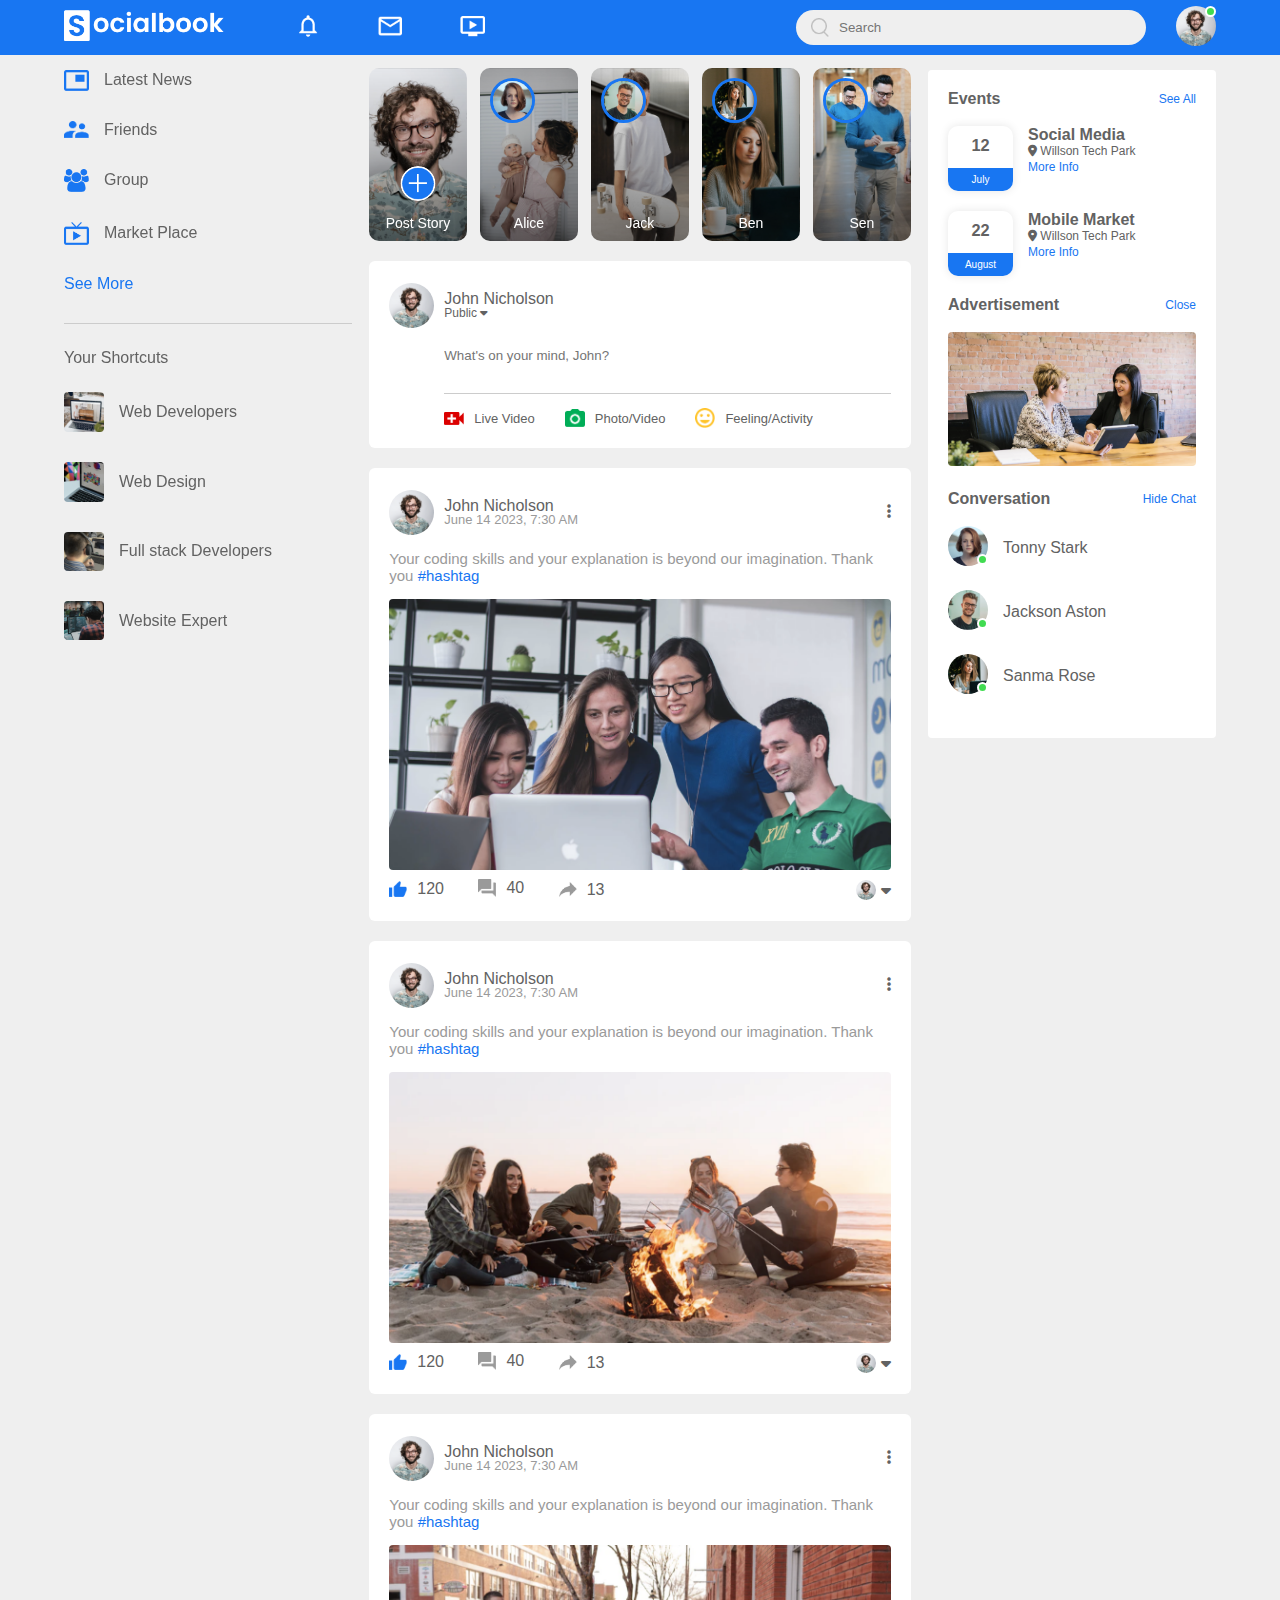
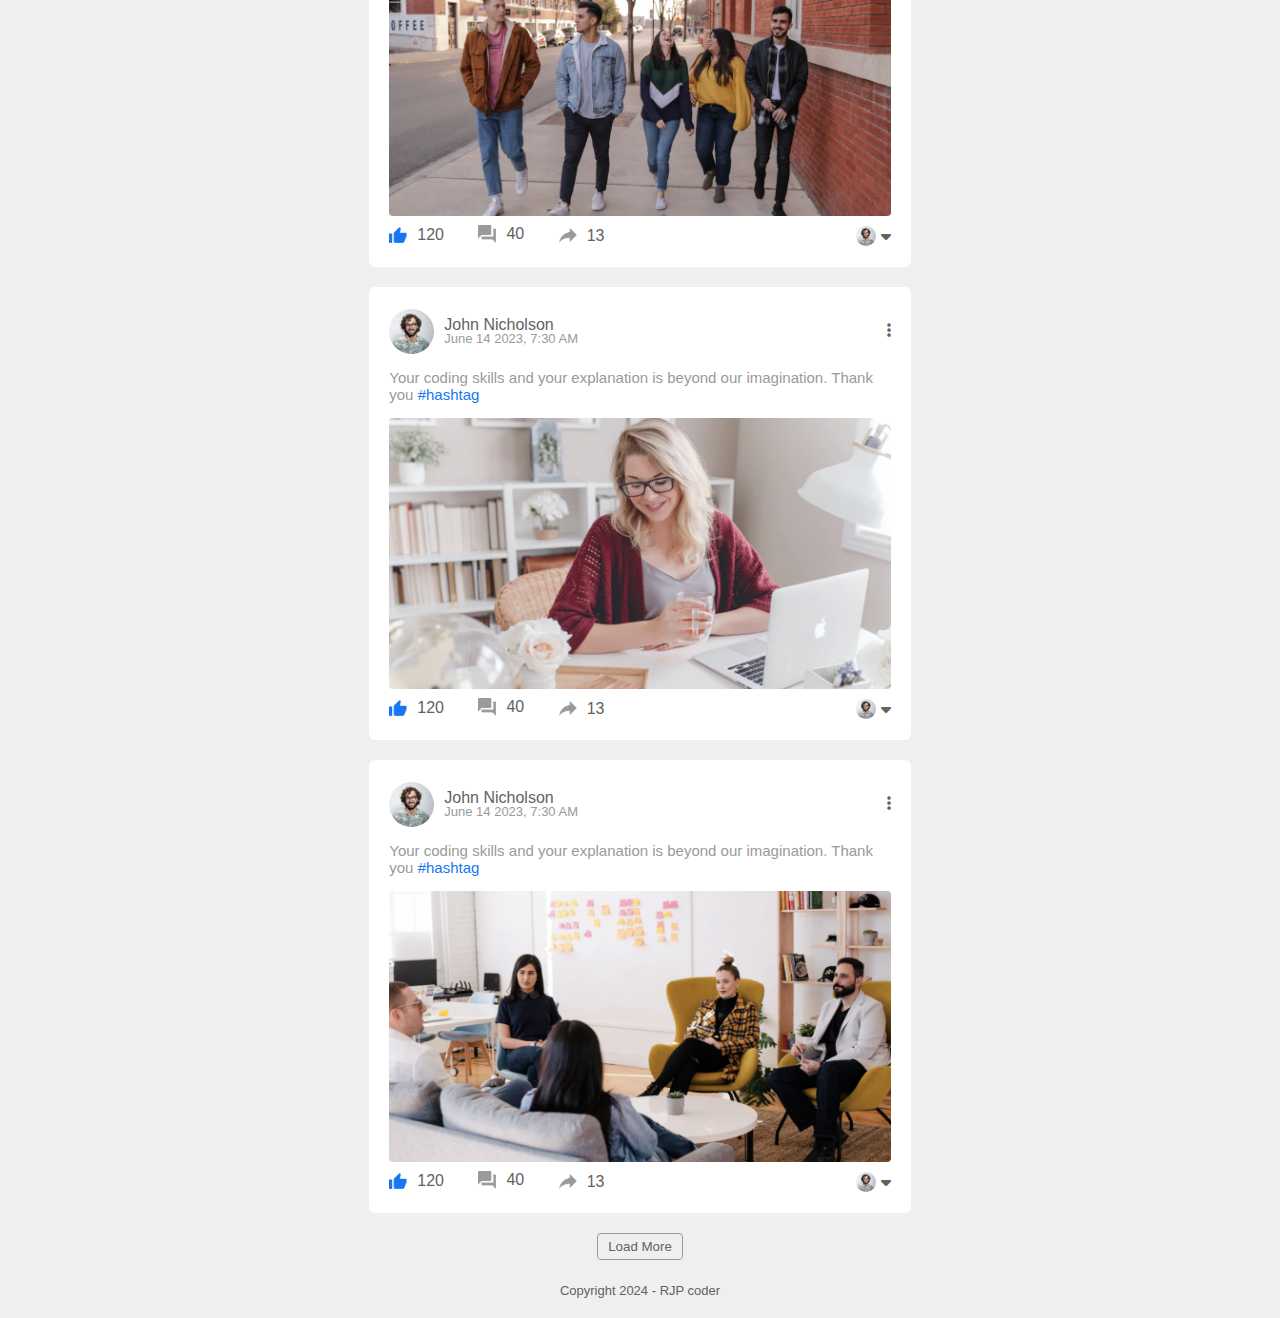
<file: index.html>
<!DOCTYPE html>
<html lang="en">
  <head>
    <meta charset="UTF-8" />
    <meta name="viewport" content="width=device-width, initial-scale=1.0" />
    <title>Social Book</title>
    <link rel="stylesheet" href="css/style.css" />
    <link
      rel="stylesheet"
      href="https://cdnjs.cloudflare.com/ajax/libs/font-awesome/6.5.1/css/all.min.css"
    />
  </head>
  <body>
    <nav>
      <div class="nav-left">
        <a href="index.html">
        <img src="images/logo.png" class="logo" />
      </a>
        <ul>
          <li><img src="images/notification.png" /></li>
          <li><img src="images/inbox.png" /></li>
          <li><img src="images/video.png" /></li>
        </ul>
      </div>

      <div class="nav-right">
        <div class="search-box">
          <img src="images/search.png" />
          <input type="text" placeholder="Search" />
        </div>
        <div class="nav-user-icon online" onclick="settingsMenuToggle()">
          <img src="images/profile-pic.png" alt="" />
        </div>
      </div>
      <!----------------------       side menu       --------------- -->
      <div class="settings-menu">
        <div id="dark-btn">
            <span></span>
        </div>



        <div class="setting-menu-inner">
          <div class="user-profile">
            <img src="images/profile-pic.png" />
            <div>
              <p>John Nicholson</p>
              <a href="profile.html">See your profile</a>
            </div>
          </div>
          <hr>
          <div class="user-profile">
            <img src="images/feedback.png" />
            <div>
              <p>Give Feedback</p>
              <a href="#">Help us to improve it</a>
            </div>
          </div>
          <hr>
          <div class="setting-links">
            <img src="images/setting.png" class="settings-icon">
            <a href="#">Setting & Peivacy <img src="images/arrow.png" width="10px"></a>
          </div>
          <div class="setting-links">
            <img src="images/help.png" class="settings-icon">
            <a href="#">Help & Support <img src="images/arrow.png" width="10px"></a>
          </div>
          <div class="setting-links">
            <img src="images/display.png" class="settings-icon">
            <a href="#">Display & Accesibility <img src="images/arrow.png" width="10px"></a>
          </div>
          <div class="setting-links">
            <img src="images/logout.png" class="settings-icon">
            <a href="#">Logout <img src="images/arrow.png" width="10px"></a>
          </div>
        </div>
      </div>
    </nav>

    <div class="container">
      <!-------------------- left-slidebar --------------->
      <div class="left-slidebar">
        <div class="imp-links">
          <a href="#"><img src="images/news.png" /> Latest News</a>
          <a href="#"><img src="images/friends.png" />Friends</a>
          <a href="#"><img src="images/group.png" />Group</a>
          <a href="#"><img src="images/watch.png" /> Market Place</a>
          <a href="#">See More</a>
        </div>
        <div class="shortcut-link">
          <p>Your Shortcuts</p>
          <a href="#"><img src="images/shortcut-1.png" />Web Developers </a>
          <a href="#"><img src="images/shortcut-2.png" />Web Design </a>
          <a href="#"
            ><img src="images/shortcut-3.png" />Full stack Developers</a
          >
          <a href="#"><img src="images/shortcut-4.png" />Website Expert </a>
        </div>
      </div>

      <!-------------------- main-content --------------->
      <div class="main-content">
        <div class="story-gallery">
          <div class="story story1">
            <img src="images/upload.png" />
            <p>Post Story</p>
          </div>

          <div class="story story2">
            <img src="images/member-1.png" />
            <p>Alice</p>
          </div>

          <div class="story story3">
            <img src="images/member-2.png" />
            <p>Jack</p>
          </div>

          <div class="story story4">
            <img src="images/member-3.png" />
            <p>Ben</p>
          </div>

          <div class="story story5">
            <img src="images/member-4.png" />
            <p>Sen</p>
          </div>
        </div>

        <div class="write-post-container">
          <div class="user-profile">
            <img src="images/profile-pic.png" />
            <div>
              <p>John Nicholson</p>
              <small>Public <i class="fa fa-caret-down"></i></small>
            </div>
          </div>

          <div class="post-input-container">
            <textarea
              rows="3"
              placeholder="What's on your mind, John?"
            ></textarea>

            <div class="add-post-links">
              <a href="#"><img src="images/live-video.png" />Live Video</a>
              <a href="#"><img src="images/photo.png" />Photo/Video</a>
              <a href="#"><img src="images/feeling.png" />Feeling/Activity</a>
            </div>
          </div>
        </div>

        <div class="post-container">
          <div class="post-row">
            <div class="user-profile">
              <img src="images/profile-pic.png" />
              <div>
                <p>John Nicholson</p>
                <span>June 14 2023, 7:30 AM</span>
              </div>
            </div>
            <a href="#"><i class="fa fa-ellipsis-v"></i></a>
          </div>
          <p class="post-text">
            Your coding skills and your explanation is beyond our imagination.
            Thank you <a href="#">#hashtag</a>
          </p>
          <img src="images/feed-image-1.png" class="post-img" />

          <div class="post-row">
            <div class="activity-icons">
              <div><img src="images/like-blue.png" />120</div>
              <div><img src="images/comments.png" />40</div>
              <div><img src="images/share.png" />13</div>
            </div>
            <div class="post-profile-icon">
              <img src="images/profile-pic.png" alt="" />
              <i class="fa fa-caret-down"></i>
            </div>
          </div>
        </div>

        <div class="post-container">
          <div class="post-row">
            <div class="user-profile">
              <img src="images/profile-pic.png" />
              <div>
                <p>John Nicholson</p>
                <span>June 14 2023, 7:30 AM</span>
              </div>
            </div>
            <a href="#"><i class="fa fa-ellipsis-v"></i></a>
          </div>
          <p class="post-text">
            Your coding skills and your explanation is beyond our imagination.
            Thank you <a href="#">#hashtag</a>
          </p>
          <img src="images/feed-image-2.png" class="post-img" />

          <div class="post-row">
            <div class="activity-icons">
              <div><img src="images/like-blue.png" />120</div>
              <div><img src="images/comments.png" />40</div>
              <div><img src="images/share.png" />13</div>
            </div>
            <div class="post-profile-icon">
              <img src="images/profile-pic.png" alt="" />
              <i class="fa fa-caret-down"></i>
            </div>
          </div>
        </div>

        <div class="post-container">
          <div class="post-row">
            <div class="user-profile">
              <img src="images/profile-pic.png" />
              <div>
                <p>John Nicholson</p>
                <span>June 14 2023, 7:30 AM</span>
              </div>
            </div>
            <a href="#"><i class="fa fa-ellipsis-v"></i></a>
          </div>
          <p class="post-text">
            Your coding skills and your explanation is beyond our imagination.
            Thank you <a href="#">#hashtag</a>
          </p>
          <img src="images/feed-image-3.png" class="post-img" />

          <div class="post-row">
            <div class="activity-icons">
              <div><img src="images/like-blue.png" />120</div>
              <div><img src="images/comments.png" />40</div>
              <div><img src="images/share.png" />13</div>
            </div>
            <div class="post-profile-icon">
              <img src="images/profile-pic.png" alt="" />
              <i class="fa fa-caret-down"></i>
            </div>
          </div>
        </div>

        <div class="post-container">
          <div class="post-row">
            <div class="user-profile">
              <img src="images/profile-pic.png" />
              <div>
                <p>John Nicholson</p>
                <span>June 14 2023, 7:30 AM</span>
              </div>
            </div>
            <a href="#"><i class="fa fa-ellipsis-v"></i></a>
          </div>
          <p class="post-text">
            Your coding skills and your explanation is beyond our imagination.
            Thank you <a href="#">#hashtag</a>
          </p>
          <img src="images/feed-image-4.png" class="post-img" />

          <div class="post-row">
            <div class="activity-icons">
              <div><img src="images/like-blue.png" />120</div>
              <div><img src="images/comments.png" />40</div>
              <div><img src="images/share.png" />13</div>
            </div>
            <div class="post-profile-icon">
              <img src="images/profile-pic.png" alt="" />
              <i class="fa fa-caret-down"></i>
            </div>
          </div>
        </div>

        <div class="post-container">
          <div class="post-row">
            <div class="user-profile">
              <img src="images/profile-pic.png" />
              <div>
                <p>John Nicholson</p>
                <span>June 14 2023, 7:30 AM</span>
              </div>
            </div>
            <a href="#"><i class="fa fa-ellipsis-v"></i></a>
          </div>
          <p class="post-text">
            Your coding skills and your explanation is beyond our imagination.
            Thank you <a href="#">#hashtag</a>
          </p>
          <img src="images/feed-image-5.png" class="post-img" />

          <div class="post-row">
            <div class="activity-icons">
              <div><img src="images/like-blue.png" />120</div>
              <div><img src="images/comments.png" />40</div>
              <div><img src="images/share.png" />13</div>
            </div>
            <div class="post-profile-icon">
              <img src="images/profile-pic.png" alt="" />
              <i class="fa fa-caret-down"></i>
            </div>
          </div>
        </div>

        <button type="button" class="load-more-btn">Load More</button>
      </div>

      <!-------------------- right-slidebar --------------->
      <div class="right-slidebar">
        <div class="sidebar-title">
          <h4>Events</h4>
          <a href="#">See All</a>
        </div>

        <div class="event">
          <div class="left-event">
            <h3>12</h3>
            <span>July</span>
          </div>

          <div class="right-event">
            <h4>Social Media</h4>
            <p><i class="fa-solid fa-location-dot"></i> Willson Tech Park</p>
            <a href="#">More Info</a>
          </div>
        </div>
        <div class="event">
          <div class="left-event">
            <h3>22</h3>
            <span>August</span>
          </div>

          <div class="right-event">
            <h4>Mobile Market</h4>
            <p><i class="fa-solid fa-location-dot"></i> Willson Tech Park</p>
            <a href="#">More Info</a>
          </div>
        </div>
        <div class="sidebar-title">
          <h4>Advertisement</h4>
          <a href="#">Close</a>
        </div>
        <img src="images/advertisement.png" class="sidebar-ads" />

        <div class="sidebar-title">
          <h4>Conversation</h4>
          <a href="#">Hide Chat</a>
        </div>

        <div class="online-list">
          <div class="online">
            <img src="images/member-1.png" />
          </div>
          <p>Tonny Stark</p>
        </div>

        <div class="online-list">
          <div class="online">
            <img src="images/member-2.png" />
          </div>
          <p>Jackson Aston</p>
        </div>
        <div class="online-list">
          <div class="online">
            <img src="images/member-3.png" />
          </div>
          <p>Sanma Rose</p>
        </div>
      </div>
    </div>

    <div class="footer">
      <p>Copyright 2024 - RJP coder</p>
    </div>

<script src="script.js"></script>
</body>
</html>
</file>
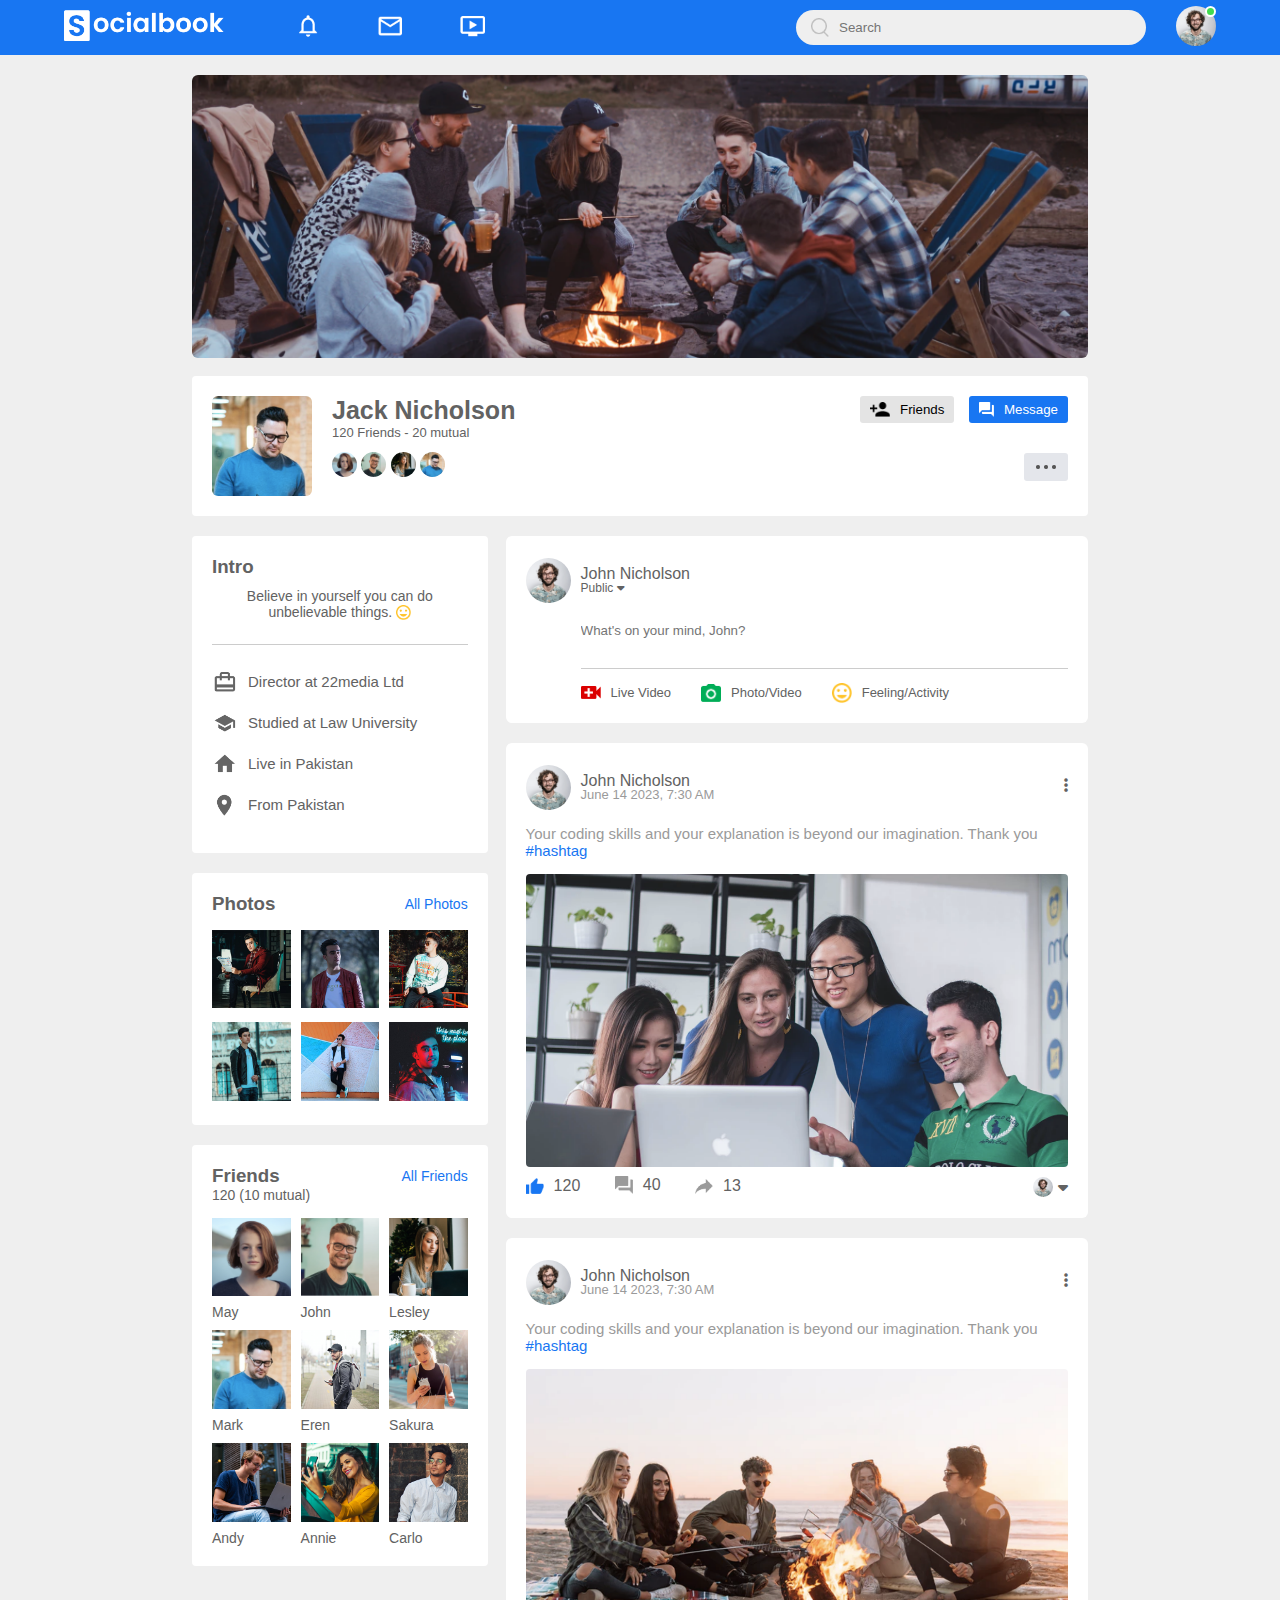
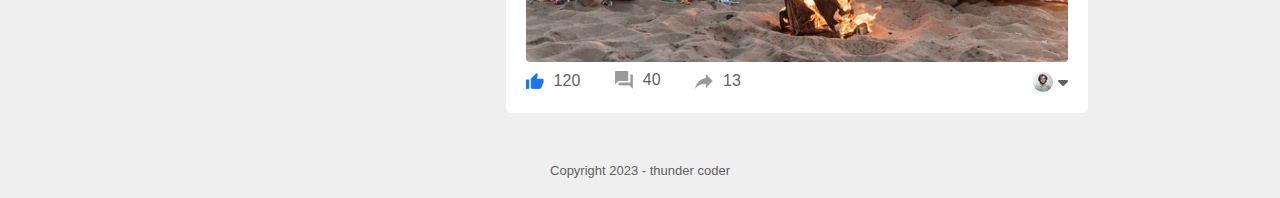
<file: profile.html>
<!DOCTYPE html>
<html lang="en">
  <head>
    <meta charset="UTF-8" />
    <meta name="viewport" content="width=device-width, initial-scale=1.0" />
    <title>Social Book</title>
    <link rel="stylesheet" href="css/style.css">
    <link rel="stylesheet" href="css/profile.css">
    <link
      rel="stylesheet"
      href="https://cdnjs.cloudflare.com/ajax/libs/font-awesome/6.5.1/css/all.min.css"
    />
  </head>
  <body>
    <nav>
      <div class="nav-left">
        <a href="index.html">
        <img src="images/logo.png" class="logo" />
      </a>
        <ul>
          <li><img src="images/notification.png" /></li>
          <li><img src="images/inbox.png" /></li>
          <li><img src="images/video.png" /></li>
        </ul>
      </div>

      <div class="nav-right">
        <div class="search-box">
          <img src="images/search.png" />
          <input type="text" placeholder="Search" />
        </div>
        <div class="nav-user-icon online" onclick="settingsMenuToggle()">
          <img src="images/profile-pic.png" alt="" />
        </div>
      </div>
      <!----------------------       side menu       --------------- -->
      <div class="settings-menu">
        <div id="dark-btn">
            <span></span>
        </div>



        <div class="setting-menu-inner">
          <div class="user-profile">
            <img src="images/profile-pic.png" />
            <div>
              <p>John Nicholson</p>
              <a href="profile.html">See your profile</a>
            </div>
          </div>
          <hr>
          <div class="user-profile">
            <img src="images/feedback.png" />
            <div>
              <p>Give Feedback</p>
              <a href="#">Help us to improve it</a>
            </div>
          </div>
          <hr>
          <div class="setting-links">
            <img src="images/setting.png" class="settings-icon">
            <a href="#">Setting & Peivacy <img src="images/arrow.png" width="10px"></a>
          </div>
          <div class="setting-links">
            <img src="images/help.png" class="settings-icon">
            <a href="#">Help & Support <img src="images/arrow.png" width="10px"></a>
          </div>
          <div class="setting-links">
            <img src="images/display.png" class="settings-icon">
            <a href="#">Display & Accesibility <img src="images/arrow.png" width="10px"></a>
          </div>
          <div class="setting-links">
            <img src="images/logout.png" class="settings-icon">
            <a href="#">Logout <img src="images/arrow.png" width="10px"></a>
          </div>
        </div>
      </div>
    </nav>

    <!------------         profile page           --------------- -->

    <div class="profile-container">
        <img src="images/cover.png" class="cover-img">
        <div class="profile-detail">
            <div class="pd-left">
                <div class="pd-row">
                    <img src="images/profile.png" class="pd-img">
                    <div>
                        <h3>Jack Nicholson</h3>
                        <p>120 Friends - 20 mutual</p>
                        <img src="images/member-1.png">
                        <img src="images/member-2.png">
                        <img src="images/member-3.png">
                        <img src="images/member-4.png">
                        
                    </div>
                </div>
            </div>
            <div class="pd-right">

              <button type="button"><img src="images/add-friends.png" alt=""> Friends</button>
              <button type="button"><img src="images/message.png" alt=""> Message</button>

              <br>
              <a href="#"><img src="images/more.png"></a>

            </div>
        </div>

        <div class="profile-info">
          <div class="info-col">

            <div class="profile-intro">
              <h3>Intro</h3>
              <p class="intro-text">Believe in yourself you can do unbelievable things.
                <img src="images/feeling.png">
              </p>
              <hr>
              <ul>
                <li><img src="images/profile-job.png"> Director at 22media Ltd</li>
                <li><img src="images/profile-study.png"> Studied at Law University</li>
                <li><img src="images/profile-home.png"> Live in Pakistan</li>
                <li><img src="images/profile-location.png"> From Pakistan</li>
              </ul>
            </div>

            <div class="profile-intro">
              <div class="title-box">
                <h3>Photos</h3>
              <a href="#">All Photos</a>
              </div>
              
              <div class="photo-box">
                <div><img src="images/photo1.png"></div>
                <div><img src="images/photo2.png"></div>
                <div><img src="images/photo3.png"></div>
                <div><img src="images/photo4.png"></div>
                <div><img src="images/photo5.png"></div>
                <div><img src="images/photo6.png"></div>
              </div>
            </div>

            <div class="profile-intro">
              <div class="title-box">
                <h3>Friends</h3>
              <a href="#">All Friends</a>
              </div>
              <p>120 (10 mutual)</p>
              
              <div class="friends-box">
                <div><img src="images/member-1.png"><p>May</p></div>
                <div><img src="images/member-2.png"><p>John</p></div>
                <div><img src="images/member-3.png"><p>Lesley</p></div>
                <div><img src="images/member-4.png"><p>Mark</p></div>
                <div><img src="images/member-5.png"><p>Eren</p></div>
                <div><img src="images/member-6.png"><p>Sakura</p></div>
                <div><img src="images/member-7.png"><p>Andy</p></div>
                <div><img src="images/member-8.png"><p>Annie</p></div>
                <div><img src="images/member-9.png"><p>Carlo</p></div>
              </div>
            </div>



          </div>

          <div class="post-col">
            <div class="write-post-container">
              <div class="user-profile">
                <img src="images/profile-pic.png" />
                <div>
                  <p>John Nicholson</p>
                  <small>Public <i class="fa fa-caret-down"></i></small>
                </div>
              </div>
    
              <div class="post-input-container">
                <textarea
                  rows="3"
                  placeholder="What's on your mind, John?"
                ></textarea>
    
                <div class="add-post-links">
                  <a href="#"><img src="images/live-video.png" />Live Video</a>
                  <a href="#"><img src="images/photo.png" />Photo/Video</a>
                  <a href="#"><img src="images/feeling.png" />Feeling/Activity</a>
                </div>
              </div>
            </div>

            <div class="post-container">
              <div class="post-row">
                <div class="user-profile">
                  <img src="images/profile-pic.png" />
                  <div>
                    <p>John Nicholson</p>
                    <span>June 14 2023, 7:30 AM</span>
                  </div>
                </div>
                <a href="#"><i class="fa fa-ellipsis-v"></i></a>
              </div>
              <p class="post-text">
                Your coding skills and your explanation is beyond our imagination.
                Thank you <a href="#">#hashtag</a>
              </p>
              <img src="images/feed-image-1.png" class="post-img" />
    
              <div class="post-row">
                <div class="activity-icons">
                  <div><img src="images/like-blue.png" />120</div>
                  <div><img src="images/comments.png" />40</div>
                  <div><img src="images/share.png" />13</div>
                </div>
                <div class="post-profile-icon">
                  <img src="images/profile-pic.png" alt="" />
                  <i class="fa fa-caret-down"></i>
                </div>
              </div>
            </div>
    
            <div class="post-container">
              <div class="post-row">
                <div class="user-profile">
                  <img src="images/profile-pic.png" />
                  <div>
                    <p>John Nicholson</p>
                    <span>June 14 2023, 7:30 AM</span>
                  </div>
                </div>
                <a href="#"><i class="fa fa-ellipsis-v"></i></a>
              </div>
              <p class="post-text">
                Your coding skills and your explanation is beyond our imagination.
                Thank you <a href="#">#hashtag</a>
              </p>
              <img src="images/feed-image-2.png" class="post-img" />
    
              <div class="post-row">
                <div class="activity-icons">
                  <div><img src="images/like-blue.png" />120</div>
                  <div><img src="images/comments.png" />40</div>
                  <div><img src="images/share.png" />13</div>
                </div>
                <div class="post-profile-icon">
                  <img src="images/profile-pic.png" alt="" />
                  <i class="fa fa-caret-down"></i>
                </div>
              </div>
            </div>
    
            
            
          </div>
        </div>





    </div>

    

    <div class="footer">
      <p>Copyright 2023 - thunder coder</p>
    </div>

<script src="script.js"></script>
</body>
</html>
</file>
<file: css/style.css>
:root{
    --online:#41db51;
    --heavy-text:#626262;
    --body-color:#efefef;
    --secondary:#1876f2;
    --primary:#efefef;
    --bg-color:#fff;

    --nav-color:#1876f2;
    --body-color:#efefef;
    --bgg-color:#fff;
    
}
.dark-theme{
    --nav-color:#000;
    --body-color:#0a0a0a;
    --bgg-color:#000;
}



*{
    padding: 0;
    margin: 0;
    box-sizing: border-box;
    font-family: "Poppins",sans-serif;
}
body{
    background: var(--body-color);
    transition: background 0.5s;
}


     /* \\\\\\\\\\\\\\\\\        NAVBAR        \\\\\\\\\\\\\\\\\\\\\\ */  



 nav{
    display: flex;
    align-items: center;
    justify-content: space-between;
    background: var(--nav-color);
    padding: 5px 5%;
    position: sticky;
    top: 0;
    z-index: 100;
}
.logo{
    width: 160px;
    margin-right: 45px;
}
.nav-left,.nav-right{
    display: flex;
    align-items: center;
}
.nav-left ul li{
    list-style: none;
    display: inline-block;
}
.nav-left ul li img{
    width: 28px;
    margin: 0 25px;
}
.nav-user-icon{
    margin-left: 30px;
}
.nav-user-icon img{
    width: 40px;
    border-radius: 50%;
    cursor: pointer;
}
.search-box{
    background: var(--primary);
    width: 350px;
    border-radius: 20px;
    display: flex;
    align-items: center;
    padding: 0 15px;
}
.search-box img{
    width: 18px;
}
.search-box input{
    width: 100%;
    background: transparent;
    padding: 10px;
    outline: none;
    border: 0;
}
.online{
    position: relative;
}
.online::after{
    content: '';
    width: 7px;
    height: 7px;
    border: 2px solid #fff;
    border-radius: 50%;
    background: var(--online);
    position: absolute;
    top: 0;
    right: 0;
}

    /*\\\\\\\\\\\\\\\               MAIN          \\\\\\\\\\\\\\\\\\\\\\\\ */


.container{
    display: flex;
    justify-content: space-between;
    padding: 13px 5%;
}
.left-slidebar{
    flex-basis: 25%;
    position: sticky;
    top: 70px;
    align-self: flex-start;
    
}
.right-slidebar{
    flex-basis: 25%;
    position: sticky;
    top: 70px;
    align-self: flex-start;
    background: var(--bgg-color);
    padding: 20px;
    border-radius: 4px;
    color: var(--heavy-text);
    
}
.main-content{
    flex-basis: 47%;
}
.imp-links a, .shortcut-link a{ 
   text-decoration: none;
   display: flex;
   align-items: center;
   margin-bottom: 30px;
   color: var(--heavy-text);
   width: fit-content;
}
.imp-links a img{
    width: 25px;
    margin-right: 15px;
}
.imp-links a:last-child{
    color: var(--secondary);
}
.imp-links{
    border-bottom:1px solid #ccc ;
}
.shortcut-link a img{
   width: 40px;
   border-radius: 4px;
   margin-right: 15px;
}
.shortcut-link p{
    margin: 25px 0;
    color: var(--heavy-text);
}

.sidebar-title{
    display: flex;
    align-items: center;
    justify-content: space-between;
    margin-bottom: 18px;
}
.right-slidebar h4{
    font-weight: 600;
    font-size: 16px;
}
.sidebar-title a{
    text-decoration: none;
    font-size: 12px;
    color: var(--secondary);
}
.event{
    display: flex;
    font-size: 14px;
    margin-bottom: 20px;
}
.left-event{
    border-radius: 10px;
    height: 65px;
    width: 65px;
    margin-right: 15px;
    padding-top: 10px;
    text-align: center;
    position: relative;
    overflow: hidden;
    box-shadow: 0 0 10px rgba(0,0,0,0.1);

}
.event p{
    font-size: 12px;
}
.event a{
    font-size: 12px;
    text-decoration: none;
    color: var(--secondary);
}
.left-event span{
    position: absolute;
    bottom: 0;
    left: 0;
    width: 100%;
    color: #fff;
    background: var(--secondary);
    font-size: 10px;
    padding: 6px 0;
}
.sidebar-ads{
    width: 100%;
    margin-bottom: 20px;
    border-radius: 4px;
}
.online-list{
    display: flex;
    align-items: center;
    margin-bottom: 20px;
}
.online-list .online img{
    width: 40px;
    border-radius: 50%;
}
.online-list .online{
    width: 40px;
    border-radius: 50%;
    margin-right: 15px;
}
.online-list .online::after{
    top: unset;
    bottom: 5px;
}



/*\\\\\\\\\\\\\\\\\\\\\      MAIN       \\\\\\\\\\\\\\\\\\\*/



.story-gallery{
    display: flex;
    justify-content: space-between;
    margin-bottom: 20px;
}
.story{
    flex-basis: 18%;
    padding-top: 32%;
    position: relative;
    background-position: center;
    background-size: cover;
    border-radius: 10px;
    

}
.story img{
    position: absolute;
    width: 45px;
    border-radius: 50%;
    border: 3px solid var(--secondary);
    top: 10px;
    left: 10px;
    
}
.story p{
    position: absolute;
    bottom: 10px;
    width: 100%;
    text-align: center;
    color: #fff;
    font-size: 14px;
}
.story1{
    background-image: linear-gradient(transparent, rgba(0,0,0,0.5)) ,url(../images/status-1.png);
}
.story2{
    background-image: linear-gradient(transparent, rgba(0,0,0,0.5)) ,url(../images/status-2.png);
}
.story3{
    background-image: linear-gradient(transparent, rgba(0,0,0,0.5)) ,url(../images/status-3.png);
}
.story4{
    background-image: linear-gradient(transparent, rgba(0,0,0,0.5)) ,url(../images/status-4.png);
}
.story5{
    background-image: linear-gradient(transparent, rgba(0,0,0,0.5)) ,url(../images/status-5.png);
}

.story.story1 img{
    top: unset;
    left: 50%;
    bottom: 40px;
    transform: translateX(-50%);
    width: 35px;
    border: 0;
}

.write-post-container{
    width: 100%;
    background: var(--bgg-color);
    border-radius: 6px;
    padding: 20px;
    columns: var(--heavy-text);
}
.user-profile:nth-child(1){
    margin-top: 2px;
}
.user-profile{
    display: flex;
    align-items: center;
}
.user-profile img{
    width: 45px;
    border-radius: 50%;
    margin-right: 10px;
}
.user-profile p{
    margin-bottom: -5px;
    font-weight: 500;
    color: var(--heavy-text);
    margin-right: 10px;
    
}
.user-profile small{
    font-size: 12px;
    color: var(--heavy-text);
}
.post-input-container{
    padding-left:55px;
    padding-top: 20px;
}
.post-input-container textarea{
    width: 100%;
    border: 0;
    outline: 0;
    border-bottom:1px solid #ccc;
    background: var(--bgg-color);
    resize: none;
}
.add-post-links{
    display: flex;
    margin-top: 10px;
}
.add-post-links a{
    text-decoration: none;
    display: flex;
    align-items: center;
    color: var(--heavy-text);
    margin-right: 30px;
    font-size: 13px;
}
.add-post-links a img{
    width: 20px;
    margin-right: 10px;
}
.post-container{
    width: 100%;
    background:var(--bgg-color);
    border-radius:6px;
    padding: 20px;
    margin: 20px 0;
    color: var(--heavy-text);
}
.user-profile span{
    font-size: 13px;
    color: #9a9a9a;
}
.post-text{
    color: #9a9a9a;
    margin: 15px 0;
    font-size: 15px;
}
.post-text a{
    text-decoration: none;
    color: var(--secondary);
}
.post-img{
    width: 100%;
    border-radius: 4px;
    margin-bottom: 5px;
}
.post-row{
    display: flex;
    align-items: center;
    justify-content: space-between;
}
.activity-icons div img{
    width: 18px;
    margin-right: 10px;
}
.activity-icons div{
    display: inline-flex;
    align-items: center;
    margin-right: 30px;
    cursor: pointer;
}
.post-profile-icon{
    display: flex;
    align-items: center;
}
.post-profile-icon img{
    width: 20px;
    border-radius: 50%;
    margin-right: 5px;
}
.post-row a{
    color: var(--heavy-text);
    
}
.load-more-btn{
    display: block;
    margin: auto;
    cursor: pointer;
    padding: 5px 10px;
    border: 1px solid #9a9a9a;
    color: var(--heavy-text);
    background: transparent;
    border-radius: 4px;
}

.footer{
    text-align: center;
    color: var(--heavy-text);
    padding: 10px 0 20px;
    font-size: 13px;
}


.settings-menu{
    position: absolute;
    width: 90%;
    max-width: 350px;
    background: var(--bgg-color);
    box-shadow: 0 0 10px rgb(0, 0,0,0.4);
    border-radius: 4px;
    overflow: hidden;
    top: 55px;
    right: 5%;
    max-height: 0;
    transition: max-height 0.5s;
}
.settings-menu p{
    color: var(--heavy-text);
}
.settings-menu-height{
   max-height: 450px;
}
.user-profile a{
    font-size: 12px;
    color: var(--secondary);
    text-decoration: none;
}
.setting-menu-inner{
    padding: 20px;
}
.settings-menu hr{
    border: 0;
    height: 1px;
    margin: 15px 0;
    background: #b8b6b6;

}

.setting-links{
    display: flex;
    align-items: center;
    margin: 15px 0;
}
.setting-links a{
    display: flex;
    flex: 1;
    align-items: center;
    justify-content: space-between;
    text-decoration: none;
    color: var(--heavy-text);

}
.setting-links .settings-icon{
    width: 38px;
    margin-right: 10px;
    border-radius: 50%;
}
#dark-btn{
    position: absolute;
    top: 20px;
    right: 20px;
    background: #ccc;
    width: 45px;
    border-radius: 15px;
    padding: 2px 3px;
    cursor: pointer;
    display: flex;
    transition: padding-left 0.5s, background 0.5s;
}
#dark-btn span{
    width: 18px;
    height: 18px;
    background: #fff;
    border-radius: 50%;
    display: inline-block;

}
#dark-btn.dark-btn-on{
    padding-left: 23px;
    background: #252525;
}

 /*----------- media query ------------------*/

 @media (max-width:900px){
    .right-slidebar{
        display: none;
    }
    .left-slidebar{
        display: none;
    }
    nav{
        flex-wrap: wrap;
    }
    .search-box{
        display: none;   
    }
    .logo{
        width: 110px;
        margin-right: 20px;
    }
    .nav-left ul li img{
        width: 20px;
        margin: 0 8px;
    }
    .nav-user-icon img{
        width: 30px;
    }
    .nav-user-icon{
        margin-left: 0;
    }
    .add-post-links{
        flex-wrap: wrap;
    }
    .main-content{
        flex-basis: 100%;
    }
    .story img{
        width: 20px;
        border-width: 3px;
    }
    .story p{
        font-size: 10px;
    }
    .story.story1 img{
        width: 20px;
        bottom: 30px;
    }
    .add-post-links a{
        margin-right: 12px;
        font-size: 9px;
    }
    .add-post-links a img{
        width: 16px;
        margin-right: 5px;
    }
    .post-input-container{
        padding-left: 0;
    }
 }
</file>
<file: css/profile.css>
:root{
    --online:#41db51;
    --heavy-text:#626262;
    --body-color:#efefef;

    --nav-color:#1876f2;
    --body-color:#efefef;
    --bgg-color:#fff;
    
}


.profile-container{
    padding: 20px 15%;
    color: #626262;
}
.cover-img{
    width: 100%;
    border-radius: 6px;
    margin-bottom: 14px;
}
.profile-detail{
    background: var(--bgg-color);
    padding: 20px;
    border-radius: 4px;
    display: flex;
    align-items: flex-start;
    justify-content: space-between;
}
.pd-row{
    display: flex;
    align-items: flex-start;
}
.pd-img{
    width: 100px;
    margin-right: 20px;
    border-radius: 6px;
}
.pd-row div h3{
    font-size: 25px;
    font-weight: 600;
}
.pd-row div p{
    font-size: 13px;
}
.pd-row div img{
    width: 25px;
    margin-top: 12px;
    border-radius: 50%;
}
.pd-right button{
    background: #1876f2;
    border: 0;
    outline: 0;
    padding: 6px 10px;
    display: inline-flex;
    align-items: center;
    color: #fff;
    border-radius: 3px;
    margin-left: 10px;
    cursor: pointer;
}
.pd-right button img{
    height: 15px;
    margin-right: 10px;
}
.pd-right button:first-child{
    background: #e4e4e4;
    color: #000;
}
.pd-right{
    text-align: right;
}
.pd-right a{
    background: #e4e6eb;
    border-radius: 3px;
    padding: 12px;
    display: inline-flex;
    margin-top: 30px;
}
.pd-right a img{
    width: 20px;
}
.profile-info{
    display: flex;
    justify-content: flex-start;
    justify-content: space-between;
    margin-top: 20px;
}
.post-col{
    flex-basis: 65%;
}
.info-col{
    flex-basis: 33%;
}
.profile-intro{
    background: var(--bgg-color);
    padding: 20px;
    margin-bottom: 20px;
    border-radius: 4px;
}
.profile-intro h3{
    font-weight: 600;
}
.intro-text{
    text-align: center;
    margin: 10px 0;
    font-size: 15px;
}
.intro-text img{
    width: 15px;
    margin-bottom: -3px;
}
.profile-intro hr{
    border: 0;
    height: 1px;
    background: #ccc;
    margin: 24px 0;
}
.profile-intro ul li{
    list-style: none;
    font-size: 15px;
    margin: 15px 0;
    display: flex;
    align-items: center;
}
.profile-intro ul li img{
    width: 26px;
    margin-right: 10px;
}
.title-box{
    display: flex;
    align-items: center;
    justify-content: space-between;
}
.title-box a{
    text-decoration: none;
    color: #1876f2;
    font-size: 14px;
}
.photo-box{
    display: grid;
    grid-template-columns: repeat(3, auto);
    grid-gap: 10px;
    margin-top: 15px;
}
.photo-box div img{
    width: 100%;
    cursor: pointer;
}
.profile-intro p{
    font-size: 14px;

}
.friends-box{
    display: grid;
    grid-template-columns: repeat(3, auto);
    grid-gap: 10px;
    margin-top: 15px;
}
.friends-box div img{
    width: 100%;
    cursor: pointer;
    padding-bottom: 20px;
}
.friends-box div{
    position: relative;
}
.friends-box p{
    position: absolute;
    bottom: 0;
    left: 0;
}

/*-------------- media query -----------*/

@media (max-width: 990px){
    .profile-container{
        padding: 20px 3%;
    }
    .profile-detail{
        flex-wrap: wrap;
    }
    .pd-right button{
        margin-left: 0;
        margin-right: 10px;
        margin-top: 10px;
    }
    .pd-row div h3{
        font-size: 16px;
    }
    .profile-info{
        flex-wrap: wrap;
    }
    .info-col, .post-col{
        flex-basis: 100%;
    }
    .pd-right a:last-child{
       display: none;
    }
}
</file>
